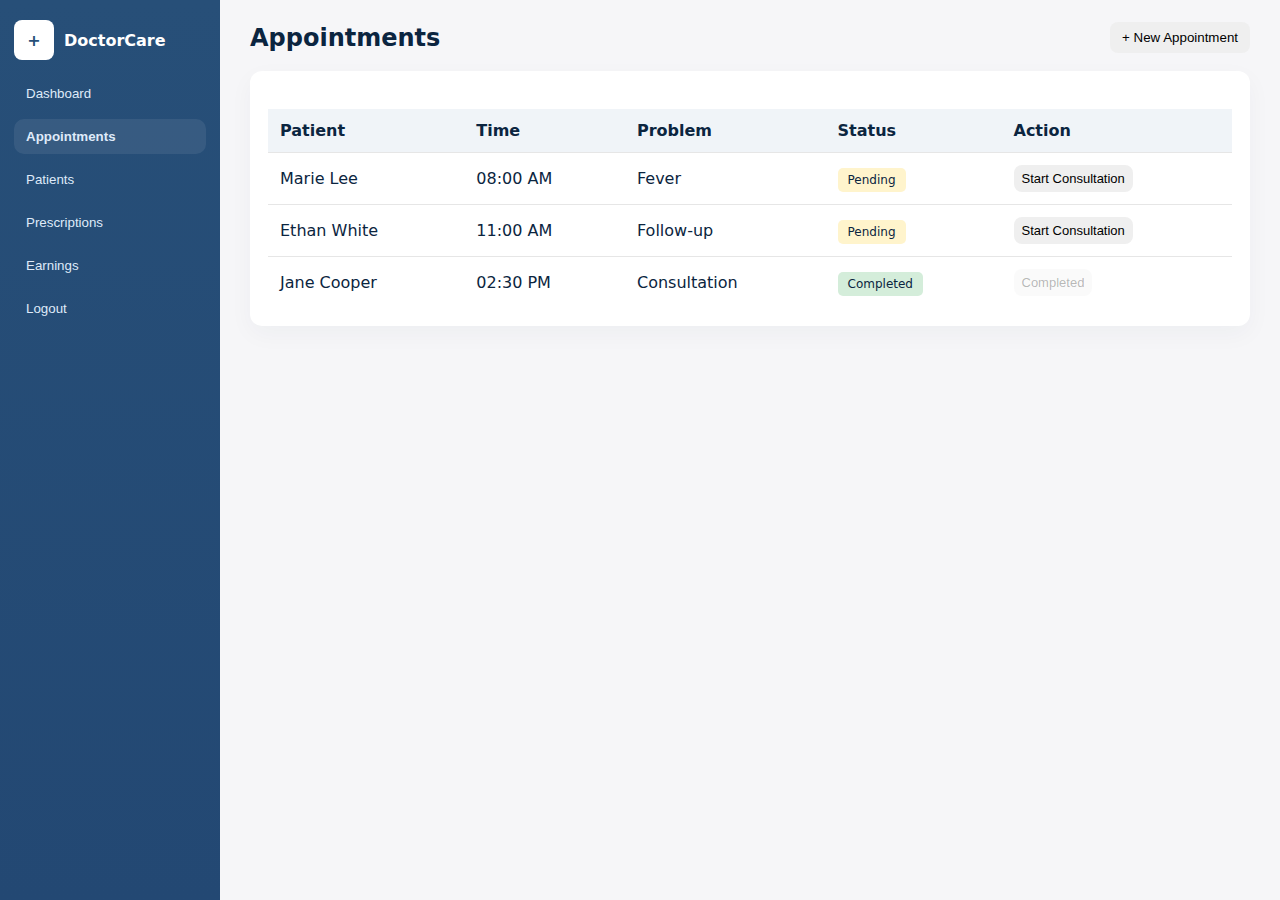
<file: appointments.html>
<!doctype html>
<html lang="en">

<head>
<meta charset="utf-8">
<meta name="viewport" content="width=device-width,initial-scale=1">
<title>DoctorCare — Appointments</title>

<link rel="stylesheet" href="css/style.css">

<style>

.table{
width:100%;
border-collapse:collapse;
margin-top:20px;
background:white;
}

.table th{
text-align:left;
padding:12px;
background:#f0f4f8;
}

.table td{
padding:12px;
border-top:1px solid #e6e6e6;
}

.status{
padding:5px 10px;
border-radius:5px;
font-size:12px;
}

.pending{
background:#fff4cc;
}

.completed{
background:#d4edda;
}

</style>

</head>

<body class="app-layout">

<!-- SIDEBAR -->
<aside class="sidenav">

<div class="logo">
<div class="logo-mark">+</div>
<div class="logo-text">DoctorCare</div>
</div>

<nav>

<button class="snav" onclick="navigate('doctor-dashboard.html')">Dashboard</button>

<button class="snav active">Appointments</button>

<button class="snav" onclick="navigate('patients.html')">Patients</button>

<button class="snav" onclick="navigate('prescriptions.html')">Prescriptions</button>

<button class="snav" onclick="navigate('earnings.html')">Earnings</button>

<button class="snav" onclick="logout()">Logout</button>

</nav>

</aside>

<!-- MAIN -->
<main class="mainpane">

<header class="main-header">

<h2>Appointments</h2>

<button class="btn small">+ New Appointment</button>

</header>

<section class="panel">

<table class="table">

<thead>

<tr>
<th>Patient</th>
<th>Time</th>
<th>Problem</th>
<th>Status</th>
<th>Action</th>
</tr>

</thead>

<tbody id="appointmentsTable">

<tr>
<td>Marie Lee</td>
<td>08:00 AM</td>
<td>Fever</td>
<td><span class="status pending">Pending</span></td>
<td>
<button class="btn tiny" onclick="startConsult('Marie Lee')">
Start Consultation
</button>
</td>
</tr>

<tr>
<td>Ethan White</td>
<td>11:00 AM</td>
<td>Follow-up</td>
<td><span class="status pending">Pending</span></td>
<td>
<button class="btn tiny" onclick="startConsult('Ethan White')">
Start Consultation
</button>
</td>
</tr>

<tr>
<td>Jane Cooper</td>
<td>02:30 PM</td>
<td>Consultation</td>
<td><span class="status completed">Completed</span></td>
<td>
<button class="btn tiny" disabled>
Completed
</button>
</td>
</tr>

</tbody>

</table>

</section>

</main>

<script src="js/app.js"></script>

</body>
</html>
</file>
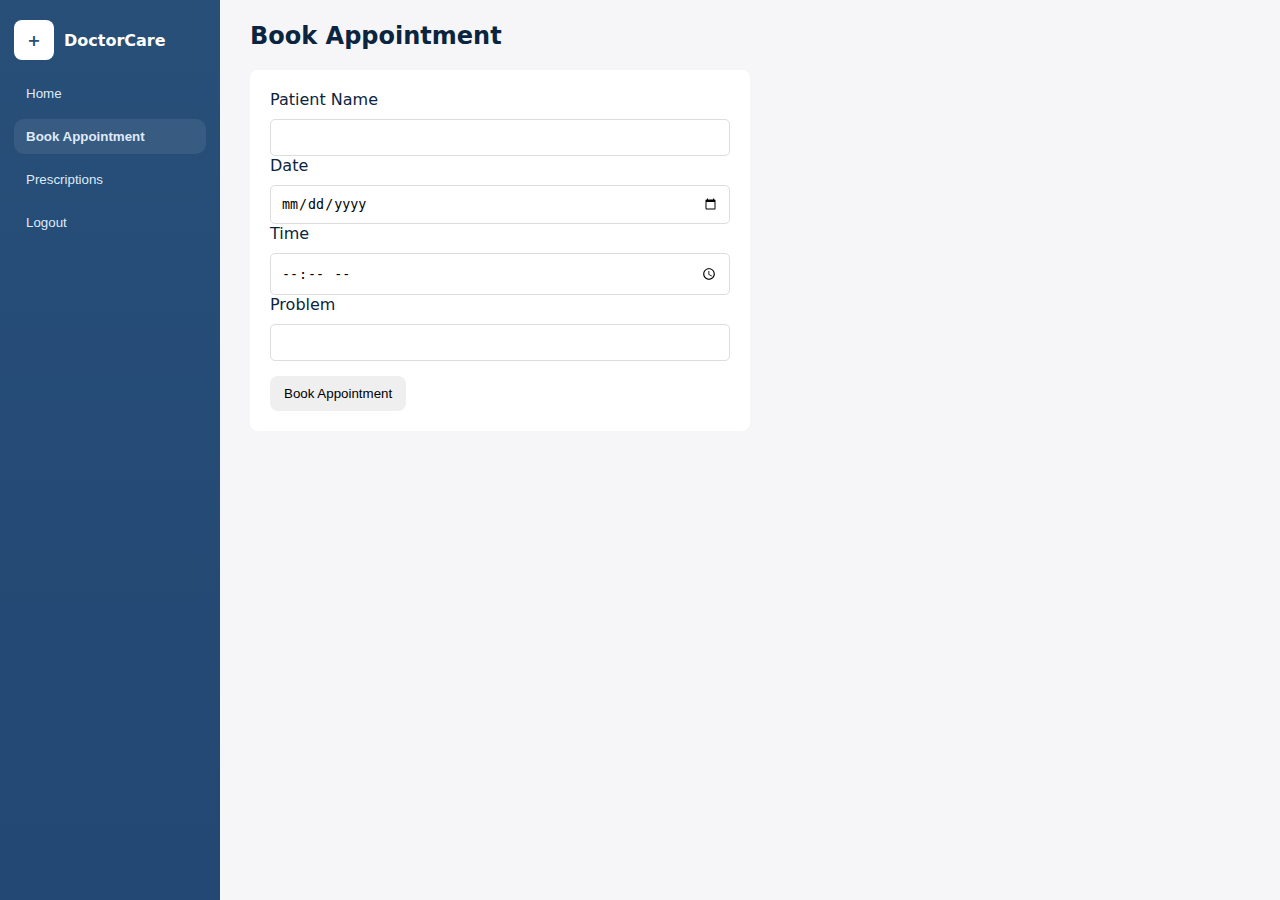
<file: book-appointment.html>
<!doctype html>
<html lang="en">

<head>
<meta charset="utf-8">
<meta name="viewport" content="width=device-width,initial-scale=1">
<title>DoctorCare — Book Appointment</title>

<link rel="stylesheet" href="css/style.css">

<style>

.form-box{
background:white;
padding:20px;
border-radius:8px;
margin-top:20px;
max-width:500px;
}

.input{
width:100%;
padding:10px;
margin-top:10px;
border:1px solid #ddd;
border-radius:5px;
}

</style>

</head>

<body class="app-layout">

<aside class="sidenav">

<div class="logo">
<div class="logo-mark">+</div>
<div class="logo-text">DoctorCare</div>
</div>

<nav>

<button class="snav" onclick="navigate('patient-home.html')">
Home
</button>

<button class="snav active">
Book Appointment
</button>

<button class="snav" onclick="navigate('prescriptions.html')">
Prescriptions
</button>

<button class="snav" onclick="logout()">
Logout
</button>

</nav>

</aside>

<main class="mainpane">

<header class="main-header">
<h2>Book Appointment</h2>
</header>

<section class="form-box">

<label>Patient Name</label>
<input id="patientName" class="input">

<label>Date</label>
<input type="date" id="date" class="input">

<label>Time</label>
<input type="time" id="time" class="input">

<label>Problem</label>
<input id="problem" class="input">

<button class="btn" style="margin-top:15px" onclick="bookAppointment()">
Book Appointment
</button>

</section>

</main>

<script src="js/app.js"></script>

<script>

function bookAppointment(){

const patient = document.getElementById("patientName").value;
const date = document.getElementById("date").value;
const time = document.getElementById("time").value;
const problem = document.getElementById("problem").value;

if(!patient || !date || !time){
alert("Fill all fields");
return;
}

const appointments =
JSON.parse(localStorage.getItem("doctorcare_appointments")||"[]");

appointments.push({
patient,
date,
time,
problem,
status:"Pending"
});

localStorage.setItem(
"doctorcare_appointments",
JSON.stringify(appointments)
);

alert("Appointment booked successfully");

}

</script>

</body>
</html>
</file>
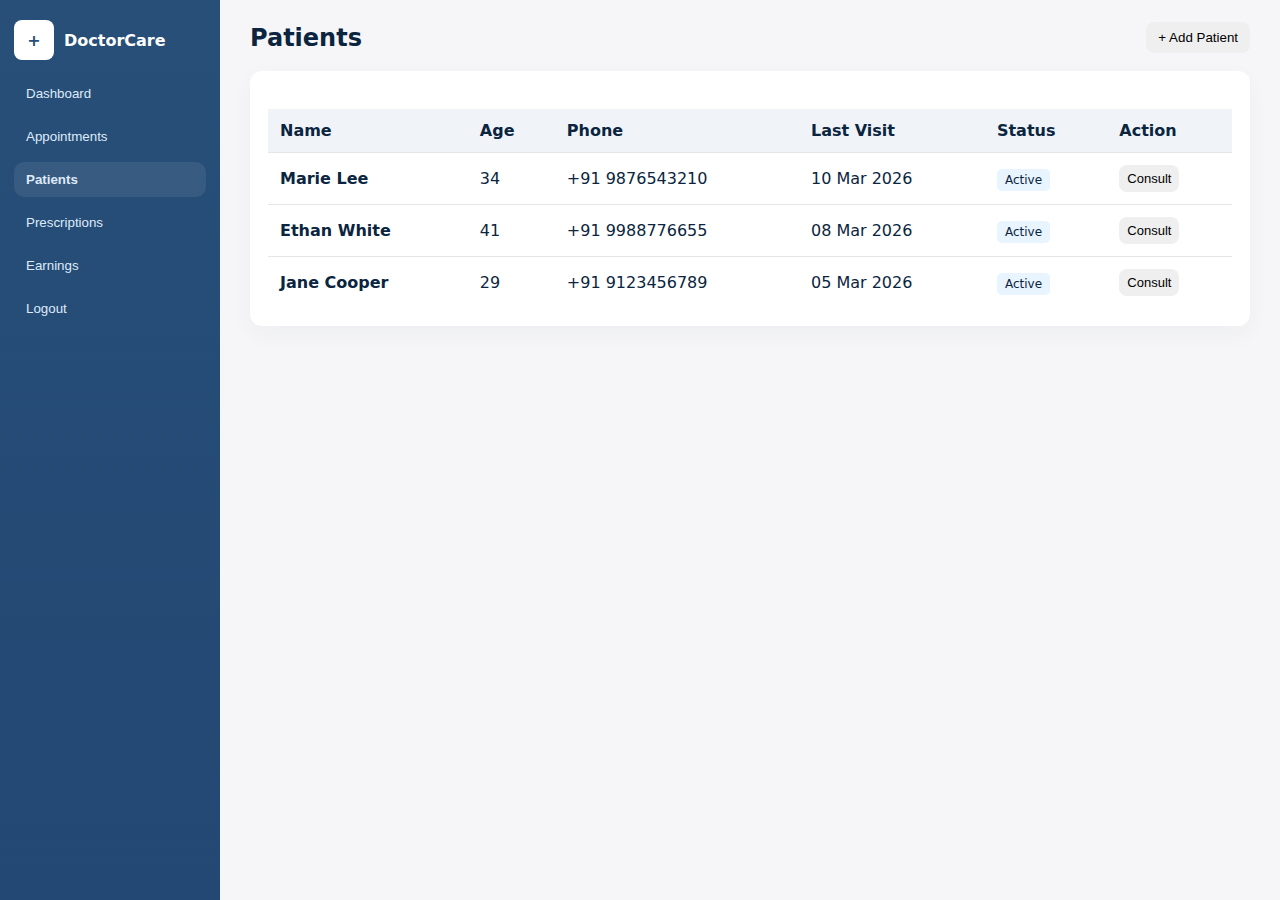
<file: patients.html>
<!doctype html>
<html lang="en">

<head>
<meta charset="utf-8">
<meta name="viewport" content="width=device-width,initial-scale=1">
<title>DoctorCare — Patients</title>

<link rel="stylesheet" href="css/style.css">

<style>

.table{
width:100%;
border-collapse:collapse;
margin-top:20px;
background:white;
}

.table th{
background:#f0f4f8;
padding:12px;
text-align:left;
}

.table td{
padding:12px;
border-top:1px solid #e6e6e6;
}

.patient-name{
font-weight:bold;
}

.badge{
background:#e8f4ff;
padding:4px 8px;
border-radius:5px;
font-size:12px;
}

</style>

</head>

<body class="app-layout">

<!-- SIDEBAR -->
<aside class="sidenav">

<div class="logo">
<div class="logo-mark">+</div>
<div class="logo-text">DoctorCare</div>
</div>

<nav>

<button class="snav" onclick="navigate('doctor-dashboard.html')">
Dashboard
</button>

<button class="snav" onclick="navigate('appointments.html')">
Appointments
</button>

<button class="snav active">
Patients
</button>

<button class="snav" onclick="navigate('prescriptions.html')">
Prescriptions
</button>

<button class="snav" onclick="navigate('earnings.html')">
Earnings
</button>

<button class="snav" onclick="logout()">
Logout
</button>

</nav>

</aside>

<!-- MAIN -->
<main class="mainpane">

<header class="main-header">

<h2>Patients</h2>

<button class="btn small">
+ Add Patient
</button>

</header>

<section class="panel">

<table class="table">

<thead>

<tr>
<th>Name</th>
<th>Age</th>
<th>Phone</th>
<th>Last Visit</th>
<th>Status</th>
<th>Action</th>
</tr>

</thead>

<tbody id="patientsTable">

<tr>

<td class="patient-name">Marie Lee</td>

<td>34</td>

<td>+91 9876543210</td>

<td>10 Mar 2026</td>

<td>
<span class="badge">Active</span>
</td>

<td>
<button class="btn tiny" onclick="startConsult('Marie Lee')">
Consult
</button>
</td>

</tr>

<tr>

<td class="patient-name">Ethan White</td>

<td>41</td>

<td>+91 9988776655</td>

<td>08 Mar 2026</td>

<td>
<span class="badge">Active</span>
</td>

<td>
<button class="btn tiny" onclick="startConsult('Ethan White')">
Consult
</button>
</td>

</tr>

<tr>

<td class="patient-name">Jane Cooper</td>

<td>29</td>

<td>+91 9123456789</td>

<td>05 Mar 2026</td>

<td>
<span class="badge">Active</span>
</td>

<td>
<button class="btn tiny" onclick="startConsult('Jane Cooper')">
Consult
</button>
</td>

</tr>

</tbody>

</table>

</section>

</main>

<script src="js/app.js"></script>

</body>

</html>
</file>
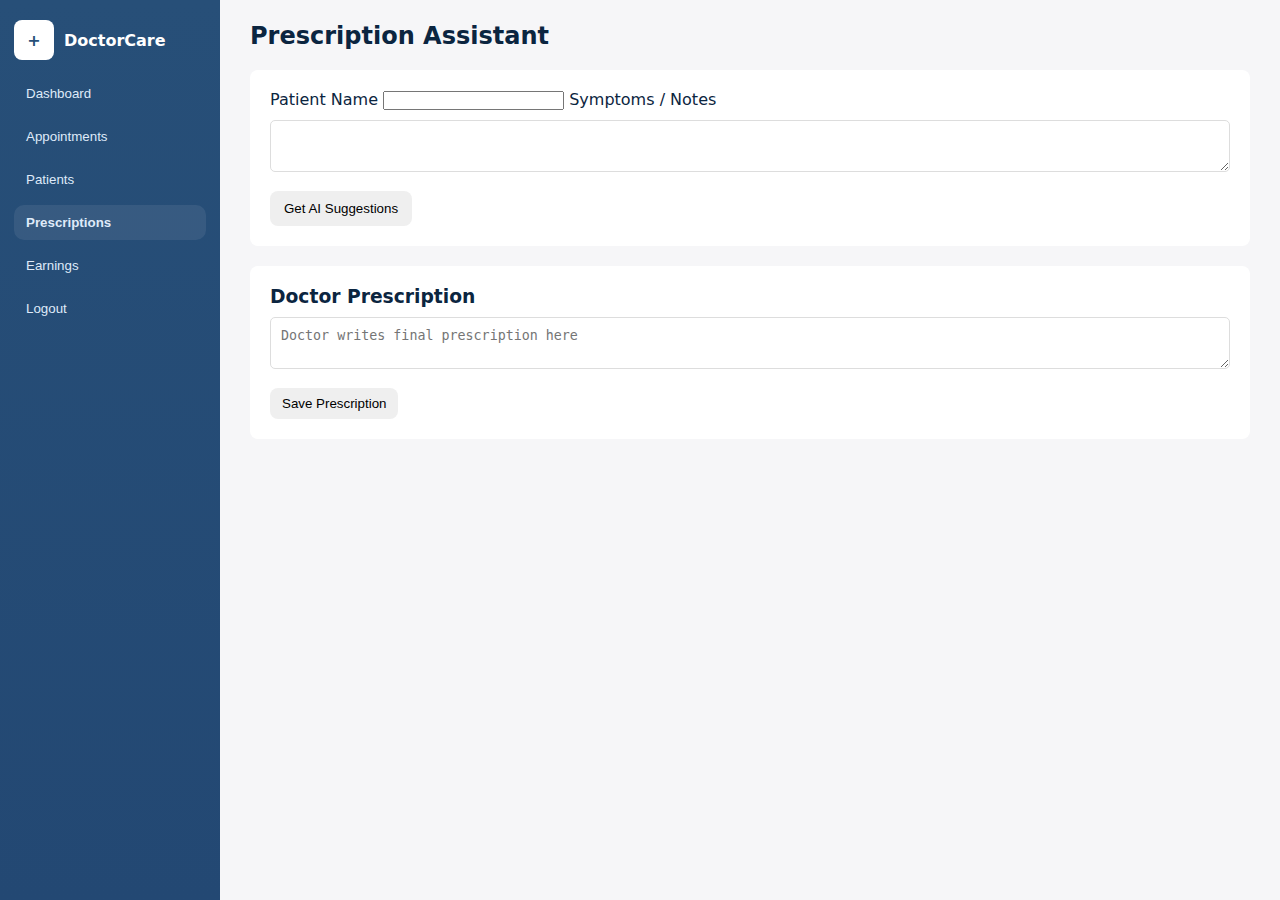
<file: prescriptions.html>
<!doctype html>
<html lang="en">

<head>
<meta charset="utf-8">
<meta name="viewport" content="width=device-width,initial-scale=1">

<title>DoctorCare — Prescription Assistant</title>

<link rel="stylesheet" href="css/style.css">

<style>

.section{
background:white;
padding:20px;
margin-top:20px;
border-radius:8px;
}

textarea{
width:100%;
padding:10px;
margin-top:10px;
border:1px solid #ddd;
border-radius:5px;
}

.suggestions{
background:#f7f9fc;
padding:15px;
margin-top:15px;
border-radius:6px;
}

</style>

</head>

<body class="app-layout">

<aside class="sidenav">

<div class="logo">
<div class="logo-mark">+</div>
<div class="logo-text">DoctorCare</div>
</div>

<nav>

<button class="snav" onclick="navigate('doctor-dashboard.html')">Dashboard</button>

<button class="snav" onclick="navigate('appointments.html')">Appointments</button>

<button class="snav" onclick="navigate('patients.html')">Patients</button>

<button class="snav active">Prescriptions</button>

<button class="snav" onclick="navigate('earnings.html')">Earnings</button>

<button class="snav" onclick="logout()">Logout</button>

</nav>

</aside>

<main class="mainpane">

<header class="main-header">
<h2>Prescription Assistant</h2>
</header>

<!-- Symptoms -->

<section class="section">

<label>Patient Name</label>
<input id="patientName" class="input">

<label style="margin-top:15px">Symptoms / Notes</label>

<textarea id="symptoms"></textarea>

<button class="btn" style="margin-top:15px" onclick="generateSuggestions()">
Get AI Suggestions
</button>

<div id="suggestions" class="suggestions" style="display:none"></div>

</section>

<!-- Doctor writes final prescription -->

<section class="section">

<h3>Doctor Prescription</h3>

<textarea id="finalPrescription" placeholder="Doctor writes final prescription here"></textarea>

<button class="btn small" style="margin-top:15px" onclick="savePrescription()">
Save Prescription
</button>

</section>

</main>

<script src="js/app.js"></script>

<script>

function generateSuggestions(){

const symptoms = document.getElementById("symptoms").value.toLowerCase();

let meds = [];

if(symptoms.includes("fever"))
meds.push("Paracetamol 500mg");

if(symptoms.includes("cough"))
meds.push("Cough Syrup");

if(symptoms.includes("infection"))
meds.push("Amoxicillin 500mg");

if(meds.length === 0)
meds.push("General consultation medicine");

const box = document.getElementById("suggestions");

box.style.display="block";

box.innerHTML =
"<strong>AI Suggestions:</strong><br><br>" +
meds.map(m => "• " + m).join("<br>");

}

function savePrescription(){

const patient = document.getElementById("patientName").value;
const prescription = document.getElementById("finalPrescription").value;

const emr = JSON.parse(localStorage.getItem("doctorcare_emr")||"[]");

emr.push({
patient:patient,
prescription:prescription,
date:new Date().toISOString()
});

localStorage.setItem("doctorcare_emr",JSON.stringify(emr));

alert("Prescription saved");

}

</script>

</body>
</html>
</file>
<file: css/style.css>
/* reset */
*{box-sizing:border-box;margin:0;padding:0}
html,body{height:100%}
body{font-family:Inter, system-ui, -apple-system, "Segoe UI", Roboto, "Helvetica Neue", Arial; background:#f7f8fb;color:#0b2540}

/* HERO / Landing */
.hero{
  min-height:100vh;
  display:flex;
  flex-direction:column;
  align-items:center;
  background: #0b6ab0 url('../images/Health in Your Hands Promotion (1).png') center top / cover no-repeat;
  padding:18px 20px;
  color:#fff;
}
.topbar{width:100%;max-width:1200px}
.topbuttons{display:flex;gap:18px;justify-content:flex-start;margin-top:6px}
.role-btn{background:#fff;color:#003b73;padding:10px 16px;border-radius:11px;border:none;font-weight:700;cursor:pointer;box-shadow:0 6px 18px rgba(0,0,0,0.12)}

.hero-center{width:100%;max-width:1200px;display:grid;grid-template-columns:1fr 420px;align-items:center;margin-top:28px}
.hero-left{padding-left:24px;text-align:left}
.hero-title{font-size:64px;line-height:0.98;font-weight:800;margin-bottom:8px}
.hero-sub{font-size:20px;font-weight:600;color:#f3f7fb;margin-bottom:20px}
.cta-row{margin-top:10px}
.btn{border:0;padding:10px 14px;border-radius:8px;cursor:pointer}
.btn.small{padding:8px 12px}
.btn.tiny{padding:6px 8px;font-size:13px}
.primary{background:#2b82ff;color:#fff;font-weight:700;border-radius:10px}
.cta.primary{background:#ff6a3d;padding:14px 28px;border-radius:12px;font-size:18px;box-shadow:0 10px 24px rgba(0,0,0,0.18)}

.features{display:flex;gap:80px;justify-content:center;width:100%;max-width:1000px;margin-top:48px}
.fitem{text-align:center}
.ftext{margin-top:12px;font-weight:700;color:#f7fbff;font-size:18px}
.brand{margin-top:42px;font-size:30px;font-weight:800;color:#fff}

/* AUTH (signup/login) */
.auth-page{display:flex;align-items:center;justify-content:center;min-height:100vh;background:linear-gradient(180deg,#f7f8fb,#ffffff)}
.auth-card{width:420px;background:#fff;border-radius:12px;padding:28px;box-shadow:0 8px 30px rgba(24,39,70,0.06);text-align:center}
.logo-small{height:44px;margin-bottom:8px;display:block;margin-left:auto;margin-right:auto}
.auth-card h1{font-size:36px;margin-bottom:8px}
.muted{color:#65758a;margin-bottom:16px}
.form{display:flex;flex-direction:column;gap:12px;margin-top:8px}
.field input{width:100%;padding:14px;border-radius:10px;border:1px solid #e3eaf0;font-size:16px}
.btn.wide{width:100%;padding:14px;border-radius:12px}
.alt{margin-top:12px;color:#243a5a}

/* App layout (dashboards) */
.app-layout{display:flex;min-height:100vh;background:#f6f6f8}
.sidenav{width:220px;background:linear-gradient(180deg,#274f78,#234873);color:#fff;padding:20px 14px;flex-shrink:0}
.sidenav .logo{display:flex;align-items:center;gap:10px;margin-bottom:16px}
.logo-mark{width:40px;height:40px;border-radius:8px;background:#fff;color:#274f78;display:flex;align-items:center;justify-content:center;font-weight:800}
.logo-text{font-weight:800}
.sidenav nav{display:flex;flex-direction:column;gap:8px}
.snav{background:transparent;border:0;color:#dfeaf9;text-align:left;padding:10px 12px;border-radius:10px;cursor:pointer}
.snav.active{background:rgba(255,255,255,0.08);font-weight:700}
.left-light{background:#fbfaf8;color:#1a2b3b;padding:18px}

/* main pane */
.mainpane{flex:1;padding:22px 30px}
.main-header{display:flex;justify-content:space-between;align-items:center;margin-bottom:18px}
.avatar{width:48px;height:48px;border-radius:999px;object-fit:cover;margin-right:8px}
.stat-card{background:#fff;padding:18px;border-radius:12px;box-shadow:0 6px 18px rgba(24,39,70,0.05);min-width:180px}
.stat-number{font-size:28px;font-weight:700;margin-top:10px}
.cards-row{display:flex;gap:14px;align-items:stretch;margin-bottom:18px}
.chart-card{min-width:220px;padding:18px;border-radius:12px;background:#fff;box-shadow:0 6px 18px rgba(24,39,70,0.05)}

.grid-two{display:grid;grid-template-columns:1fr 420px;gap:18px}
.panel{background:#fff;padding:18px;border-radius:12px;box-shadow:0 8px 24px rgba(24,39,70,0.04)}
.appt-list{list-style:none;padding:0;margin:0}
.appt-list li{padding:12px;border-radius:8px;border:1px solid #eef3f8;margin-bottom:8px;display:flex;justify-content:space-between;align-items:center}
.quick-grid{display:grid;grid-template-columns:1fr 1fr;gap:12px}
.quick{padding:14px;border-radius:10px;background:#f3f7fb;border:1px solid #eef3f8}
.messages{display:flex;flex-direction:column;gap:8px}
.msg{background:#f8fbff;padding:10px;border-radius:8px;border:1px solid #eef3f8}

/* patient home layout */
.grid-three{display:grid;grid-template-columns:1fr 420px 300px;gap:18px}

/* small utilities */
.muted{color:#6b7a8b}
.doc-grid{display:grid;grid-template-columns:1fr 1fr;gap:12px}
.doc-card{background:#fff;padding:12px;border-radius:10px;display:flex;gap:12px;align-items:center;box-shadow:0 6px 20px rgba(24,39,70,0.04)}
.doc-card img{width:52px;height:52px;border-radius:999px;object-fit:cover}
.doc-name{font-weight:700}
.small-stats{background:#fff;padding:12px;border-radius:10px;box-shadow:0 6px 20px rgba(24,39,70,0.04);text-align:center}

/* responsive */
@media (max-width:1024px){
  .hero-center{grid-template-columns:1fr; text-align:center}
  .hero-left{padding:0}
  .features{gap:36px;flex-wrap:wrap}
  .grid-three{grid-template-columns:1fr;grid-auto-rows:minmax(100px,auto)}
  .grid-two{grid-template-columns:1fr}
  .sidenav{display:none}
  .mainpane{padding:18px}
}
</file>
